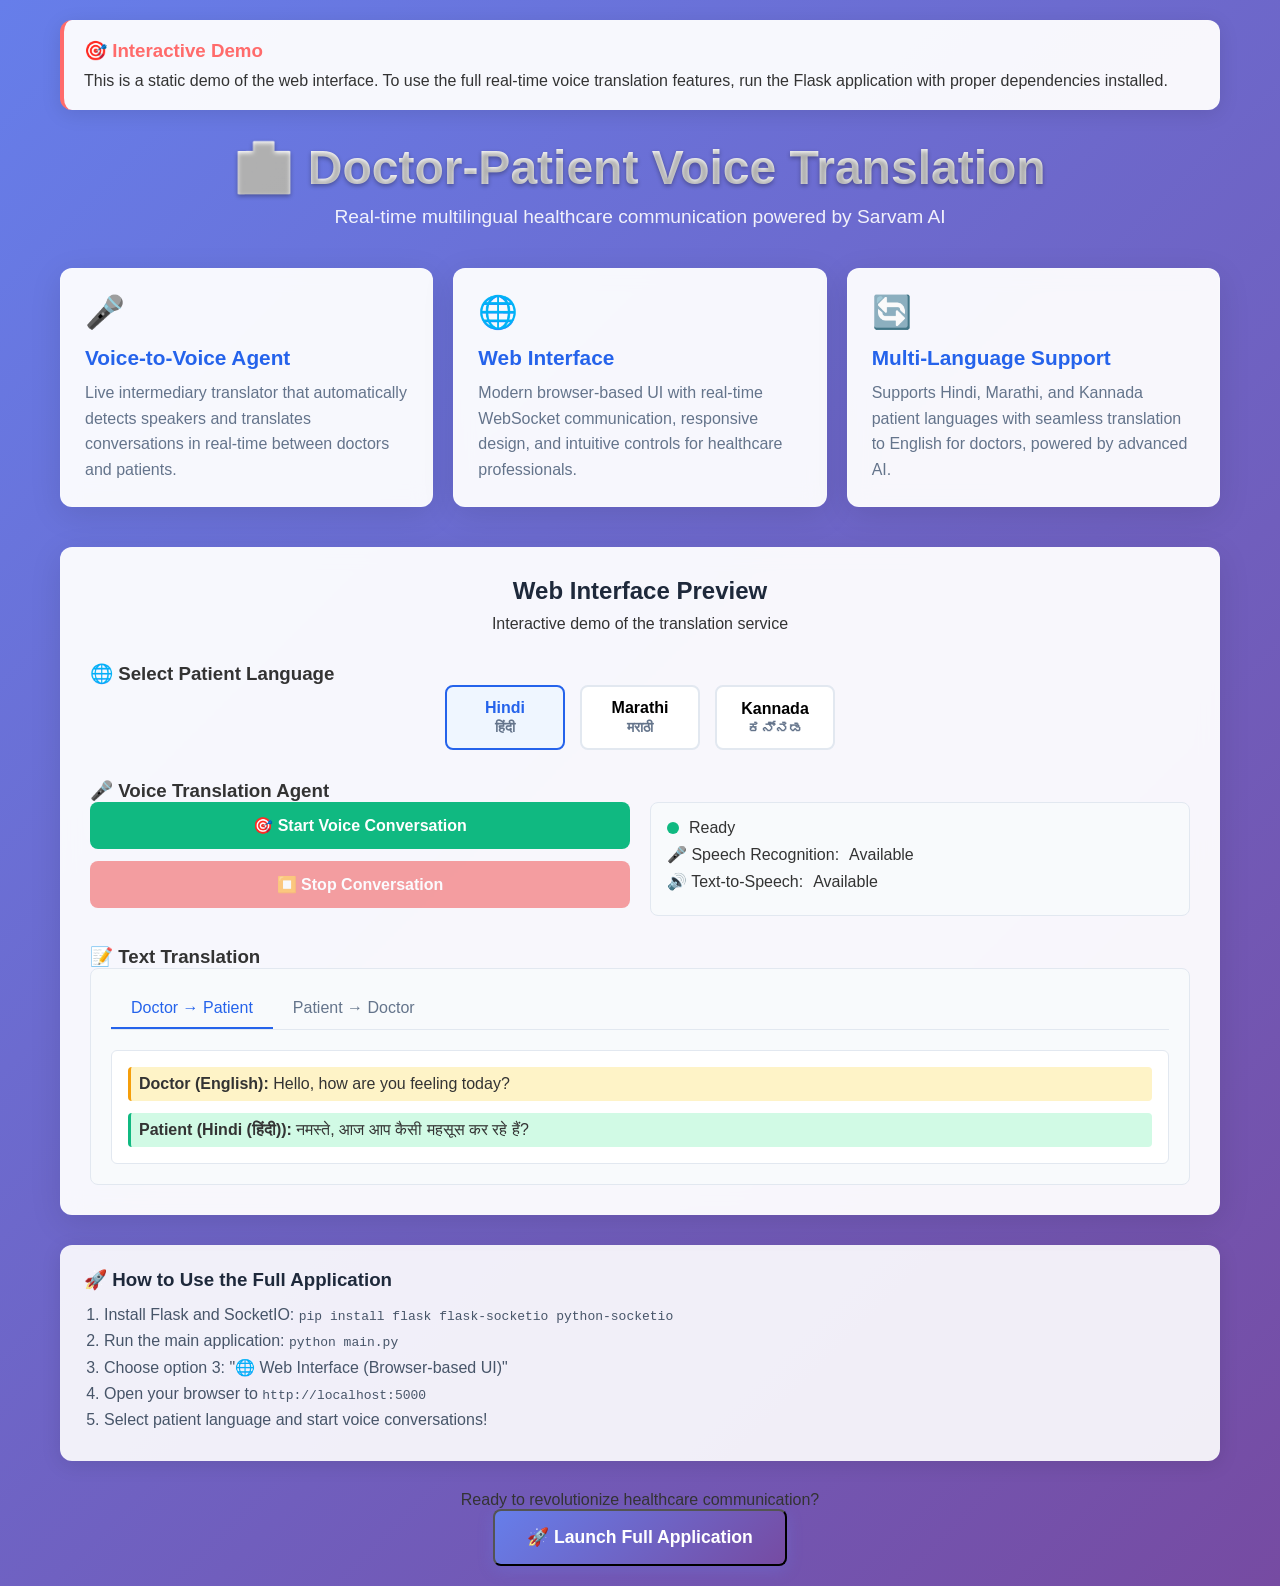
<file: web_demo.html>
<!DOCTYPE html>
<html lang="en">
<head>
    <meta charset="UTF-8">
    <meta name="viewport" content="width=device-width, initial-scale=1.0">
    <title>🏥 Doctor-Patient Voice Translation - Demo</title>
    <style>
        * {
            margin: 0;
            padding: 0;
            box-sizing: border-box;
        }

        body {
            font-family: -apple-system, BlinkMacSystemFont, 'Segoe UI', Roboto, Oxygen, Ubuntu, Cantarell, sans-serif;
            background: linear-gradient(135deg, #667eea 0%, #764ba2 100%);
            min-height: 100vh;
            color: #333;
        }

        .container {
            max-width: 1200px;
            margin: 0 auto;
            padding: 20px;
        }

        .demo-notice {
            background: rgba(255, 255, 255, 0.95);
            border-radius: 12px;
            padding: 20px;
            margin-bottom: 30px;
            border-left: 4px solid #ff6b6b;
            box-shadow: 0 4px 20px rgba(0, 0, 0, 0.1);
        }

        .demo-notice h3 {
            color: #ff6b6b;
            margin-bottom: 10px;
        }

        header {
            text-align: center;
            margin-bottom: 40px;
        }

        header h1 {
            font-size: 3rem;
            margin-bottom: 10px;
            background: linear-gradient(135deg, #fff, #f0f0f0);
            -webkit-background-clip: text;
            -webkit-text-fill-color: transparent;
            background-clip: text;
            text-shadow: 0 2px 4px rgba(0, 0, 0, 0.3);
        }

        .subtitle {
            color: rgba(255, 255, 255, 0.9);
            font-size: 1.2rem;
            margin-bottom: 20px;
        }

        .features {
            display: grid;
            grid-template-columns: repeat(auto-fit, minmax(300px, 1fr));
            gap: 20px;
            margin-bottom: 40px;
        }

        .feature-card {
            background: rgba(255, 255, 255, 0.95);
            border-radius: 12px;
            padding: 24px;
            box-shadow: 0 8px 32px rgba(0, 0, 0, 0.1);
            backdrop-filter: blur(10px);
            border: 1px solid rgba(255, 255, 255, 0.2);
            transition: transform 0.3s ease, box-shadow 0.3s ease;
        }

        .feature-card:hover {
            transform: translateY(-5px);
            box-shadow: 0 12px 40px rgba(0, 0, 0, 0.15);
        }

        .feature-icon {
            font-size: 2rem;
            margin-bottom: 15px;
            display: block;
        }

        .feature-card h3 {
            color: #2563eb;
            margin-bottom: 10px;
            font-size: 1.3rem;
        }

        .feature-card p {
            color: #64748b;
            line-height: 1.6;
        }

        .mock-interface {
            background: rgba(255, 255, 255, 0.95);
            border-radius: 12px;
            padding: 30px;
            box-shadow: 0 8px 32px rgba(0, 0, 0, 0.1);
            backdrop-filter: blur(10px);
        }

        .interface-header {
            text-align: center;
            margin-bottom: 30px;
        }

        .interface-header h2 {
            color: #1e293b;
            margin-bottom: 10px;
        }

        .language-selector {
            display: flex;
            justify-content: center;
            gap: 15px;
            margin-bottom: 30px;
            flex-wrap: wrap;
        }

        .lang-btn {
            padding: 12px 20px;
            border: 2px solid #e2e8f0;
            background: white;
            border-radius: 8px;
            cursor: pointer;
            font-weight: 600;
            transition: all 0.3s ease;
            min-width: 120px;
        }

        .lang-btn:hover {
            border-color: #2563eb;
            transform: translateY(-2px);
        }

        .lang-btn.active {
            border-color: #2563eb;
            background: #eff6ff;
            color: #2563eb;
        }

        .lang-name {
            display: block;
            font-size: 1rem;
        }

        .lang-native {
            display: block;
            font-size: 0.9rem;
            color: #64748b;
            margin-top: 2px;
        }

        .voice-section {
            display: grid;
            grid-template-columns: 1fr 1fr;
            gap: 20px;
            margin-bottom: 30px;
        }

        .voice-controls {
            display: flex;
            flex-direction: column;
            gap: 12px;
        }

        .control-btn {
            padding: 14px 20px;
            border: none;
            border-radius: 8px;
            font-size: 1rem;
            font-weight: 600;
            cursor: pointer;
            transition: all 0.3s ease;
        }

        .start-btn {
            background: #10b981;
            color: white;
        }

        .start-btn:hover:not(:disabled) {
            background: #059669;
            transform: translateY(-2px);
        }

        .stop-btn {
            background: #ef4444;
            color: white;
        }

        .stop-btn:hover:not(:disabled) {
            background: #dc2626;
            transform: translateY(-2px);
        }

        .control-btn:disabled {
            opacity: 0.5;
            cursor: not-allowed;
        }

        .status-display {
            background: #f8fafc;
            padding: 16px;
            border-radius: 8px;
            border: 1px solid #e2e8f0;
        }

        .status-item {
            display: flex;
            align-items: center;
            gap: 10px;
            margin-bottom: 8px;
        }

        .status-dot {
            width: 12px;
            height: 12px;
            border-radius: 50%;
        }

        .status-dot.active {
            background: #10b981;
            animation: pulse 2s infinite;
        }

        .status-dot.inactive {
            background: #64748b;
        }

        @keyframes pulse {
            0%, 100% { opacity: 1; }
            50% { opacity: 0.5; }
        }

        .translation-demo {
            background: #f8fafc;
            padding: 20px;
            border-radius: 8px;
            border: 1px solid #e2e8f0;
        }

        .demo-tabs {
            display: flex;
            margin-bottom: 20px;
            border-bottom: 1px solid #e2e8f0;
        }

        .tab-btn {
            padding: 10px 20px;
            border: none;
            background: none;
            cursor: pointer;
            font-size: 1rem;
            color: #64748b;
            border-bottom: 2px solid transparent;
            transition: all 0.3s ease;
        }

        .tab-btn.active {
            color: #2563eb;
            border-bottom-color: #2563eb;
        }

        .translation-result {
            background: white;
            padding: 16px;
            border-radius: 6px;
            border: 1px solid #e2e8f0;
        }

        .original {
            margin-bottom: 12px;
            padding: 8px;
            background: #fef3c7;
            border-radius: 4px;
            border-left: 3px solid #f59e0b;
        }

        .translated {
            padding: 8px;
            background: #d1fae5;
            border-radius: 4px;
            border-left: 3px solid #10b981;
        }

        .instructions {
            background: rgba(255, 255, 255, 0.9);
            border-radius: 12px;
            padding: 24px;
            margin-top: 30px;
            box-shadow: 0 4px 20px rgba(0, 0, 0, 0.1);
        }

        .instructions h3 {
            color: #1e293b;
            margin-bottom: 15px;
        }

        .instructions ol {
            padding-left: 20px;
        }

        .instructions li {
            margin-bottom: 8px;
            color: #475569;
        }

        .cta {
            text-align: center;
            margin-top: 30px;
        }

        .cta-btn {
            display: inline-block;
            padding: 16px 32px;
            background: linear-gradient(135deg, #667eea 0%, #764ba2 100%);
            color: white;
            text-decoration: none;
            border-radius: 8px;
            font-weight: 600;
            font-size: 1.1rem;
            transition: all 0.3s ease;
            box-shadow: 0 4px 15px rgba(102, 126, 234, 0.3);
        }

        .cta-btn:hover {
            transform: translateY(-2px);
            box-shadow: 0 6px 20px rgba(102, 126, 234, 0.4);
        }

        @media (max-width: 768px) {
            header h1 {
                font-size: 2.5rem;
            }

            .features {
                grid-template-columns: 1fr;
            }

            .voice-section {
                grid-template-columns: 1fr;
            }

            .language-selector {
                flex-direction: column;
                align-items: center;
            }
        }
    </style>
</head>
<body>
    <div class="container">
        <div class="demo-notice">
            <h3>🎯 Interactive Demo</h3>
            <p>This is a static demo of the web interface. To use the full real-time voice translation features, run the Flask application with proper dependencies installed.</p>
        </div>

        <header>
            <h1>🏥 Doctor-Patient Voice Translation</h1>
            <p class="subtitle">Real-time multilingual healthcare communication powered by Sarvam AI</p>
        </header>

        <div class="features">
            <div class="feature-card">
                <span class="feature-icon">🎤</span>
                <h3>Voice-to-Voice Agent</h3>
                <p>Live intermediary translator that automatically detects speakers and translates conversations in real-time between doctors and patients.</p>
            </div>

            <div class="feature-card">
                <span class="feature-icon">🌐</span>
                <h3>Web Interface</h3>
                <p>Modern browser-based UI with real-time WebSocket communication, responsive design, and intuitive controls for healthcare professionals.</p>
            </div>

            <div class="feature-card">
                <span class="feature-icon">🔄</span>
                <h3>Multi-Language Support</h3>
                <p>Supports Hindi, Marathi, and Kannada patient languages with seamless translation to English for doctors, powered by advanced AI.</p>
            </div>
        </div>

        <div class="mock-interface">
            <div class="interface-header">
                <h2>Web Interface Preview</h2>
                <p>Interactive demo of the translation service</p>
            </div>

            <!-- Language Selection -->
            <section>
                <h3>🌐 Select Patient Language</h3>
                <div class="language-selector">
                    <button class="lang-btn active" onclick="selectLanguage('hindi')">
                        <span class="lang-name">Hindi</span>
                        <span class="lang-native">हिंदी</span>
                    </button>
                    <button class="lang-btn" onclick="selectLanguage('marathi')">
                        <span class="lang-name">Marathi</span>
                        <span class="lang-native">मराठी</span>
                    </button>
                    <button class="lang-btn" onclick="selectLanguage('kannada')">
                        <span class="lang-name">Kannada</span>
                        <span class="lang-native">ಕನ್ನಡ</span>
                    </button>
                </div>
            </section>

            <!-- Voice Controls -->
            <section>
                <h3>🎤 Voice Translation Agent</h3>
                <div class="voice-section">
                    <div class="voice-controls">
                        <button class="control-btn start-btn" onclick="startConversation()">
                            🎯 Start Voice Conversation
                        </button>
                        <button class="control-btn stop-btn" disabled onclick="stopConversation()">
                            ⏹️ Stop Conversation
                        </button>
                    </div>

                    <div class="status-display">
                        <div class="status-item">
                            <span class="status-dot active" id="status-dot"></span>
                            <span class="status-text" id="status-text">Ready</span>
                        </div>
                        <div class="status-item">
                            <span>🎤 Speech Recognition:</span>
                            <span id="speech-status">Available</span>
                        </div>
                        <div class="status-item">
                            <span>🔊 Text-to-Speech:</span>
                            <span id="tts-status">Available</span>
                        </div>
                    </div>
                </div>
            </section>

            <!-- Text Translation Demo -->
            <section>
                <h3>📝 Text Translation</h3>
                <div class="translation-demo">
                    <div class="demo-tabs">
                        <button class="tab-btn active" onclick="switchTab('doctor')">Doctor → Patient</button>
                        <button class="tab-btn" onclick="switchTab('patient')">Patient → Doctor</button>
                    </div>

                    <div class="translation-result">
                        <div class="original">
                            <strong>Doctor (English):</strong> Hello, how are you feeling today?
                        </div>
                        <div class="translated">
                            <strong>Patient (Hindi):</strong> नमस्ते, आज आप कैसी महसूस कर रहे हैं?
                        </div>
                    </div>
                </div>
            </section>
        </div>

        <div class="instructions">
            <h3>🚀 How to Use the Full Application</h3>
            <ol>
                <li>Install Flask and SocketIO: <code>pip install flask flask-socketio python-socketio</code></li>
                <li>Run the main application: <code>python main.py</code></li>
                <li>Choose option 3: "🌐 Web Interface (Browser-based UI)"</li>
                <li>Open your browser to <code>http://localhost:5000</code></li>
                <li>Select patient language and start voice conversations!</li>
            </ol>
        </div>

        <div class="cta">
            <p>Ready to revolutionize healthcare communication?</p>
            <button class="cta-btn" onclick="alert('Full application requires Flask installation. See instructions above!')">🚀 Launch Full Application</button>
        </div>
    </div>

    <script>
        let currentLanguage = 'hindi';
        let conversationActive = false;

        function selectLanguage(lang) {
            // Update button states
            document.querySelectorAll('.lang-btn').forEach(btn => {
                btn.classList.remove('active');
            });
            document.querySelector(`[onclick="selectLanguage('${lang}')"]`).classList.add('active');

            currentLanguage = lang;

            // Update translation demo
            updateTranslationDemo();
        }

        function startConversation() {
            conversationActive = true;
            document.querySelector('.start-btn').disabled = true;
            document.querySelector('.stop-btn').disabled = false;

            document.getElementById('status-text').textContent = 'Voice conversation active - listening...';
            document.getElementById('status-dot').className = 'status-dot active';

            // Simulate conversation states
            setTimeout(() => {
                if (conversationActive) {
                    document.getElementById('status-text').textContent = 'Translating...';
                }
            }, 2000);
        }

        function stopConversation() {
            conversationActive = false;
            document.querySelector('.start-btn').disabled = false;
            document.querySelector('.stop-btn').disabled = true;

            document.getElementById('status-text').textContent = 'Ready';
            document.getElementById('status-dot').className = 'status-dot inactive';
        }

        function switchTab(type) {
            // Update tab states
            document.querySelectorAll('.tab-btn').forEach(btn => {
                btn.classList.remove('active');
            });
            document.querySelector(`[onclick="switchTab('${type}')"]`).classList.add('active');

            updateTranslationDemo(type);
        }

        function updateTranslationDemo(direction = 'doctor') {
            const demo = {
                'doctor': {
                    original: 'Hello, how are you feeling today?',
                    translated: {
                        'hindi': 'नमस्ते, आज आप कैसी महसूस कर रहे हैं?',
                        'marathi': 'नमस्कार, आज कसे वाटत आहे?',
                        'kannada': 'ನಮಸ್ಕಾರ, ಇಂದು ತಾವು ಹೇಗಿದ್ದೀರಿ?'
                    }
                },
                'patient': {
                    original: 'मैं ठीक हूं, लेकिन सिरदर्द है',
                    translated: 'I am fine but yes, I have a headache'
                }
            };

            const data = demo[direction];
            let translated = data.translated;

            if (direction === 'doctor') {
                translated = data.translated[currentLanguage];
            }

            const langNames = {
                'hindi': 'Hindi (हिंदी)',
                'marathi': 'Marathi (मराठी)',
                'kannada': 'Kannada (ಕನ್ನಡ)'
            };

            document.querySelector('.original').innerHTML = `<strong>${direction === 'doctor' ? 'Doctor (English)' : `Patient (${langNames[currentLanguage]})`}:</strong> ${data.original}`;
            document.querySelector('.translated').innerHTML = `<strong>${direction === 'doctor' ? `Patient (${langNames[currentLanguage]})` : 'Doctor (English)'}:</strong> ${translated}`;
        }

        // Initialize
        updateTranslationDemo();
    </script>
</body>
</html>
</file>
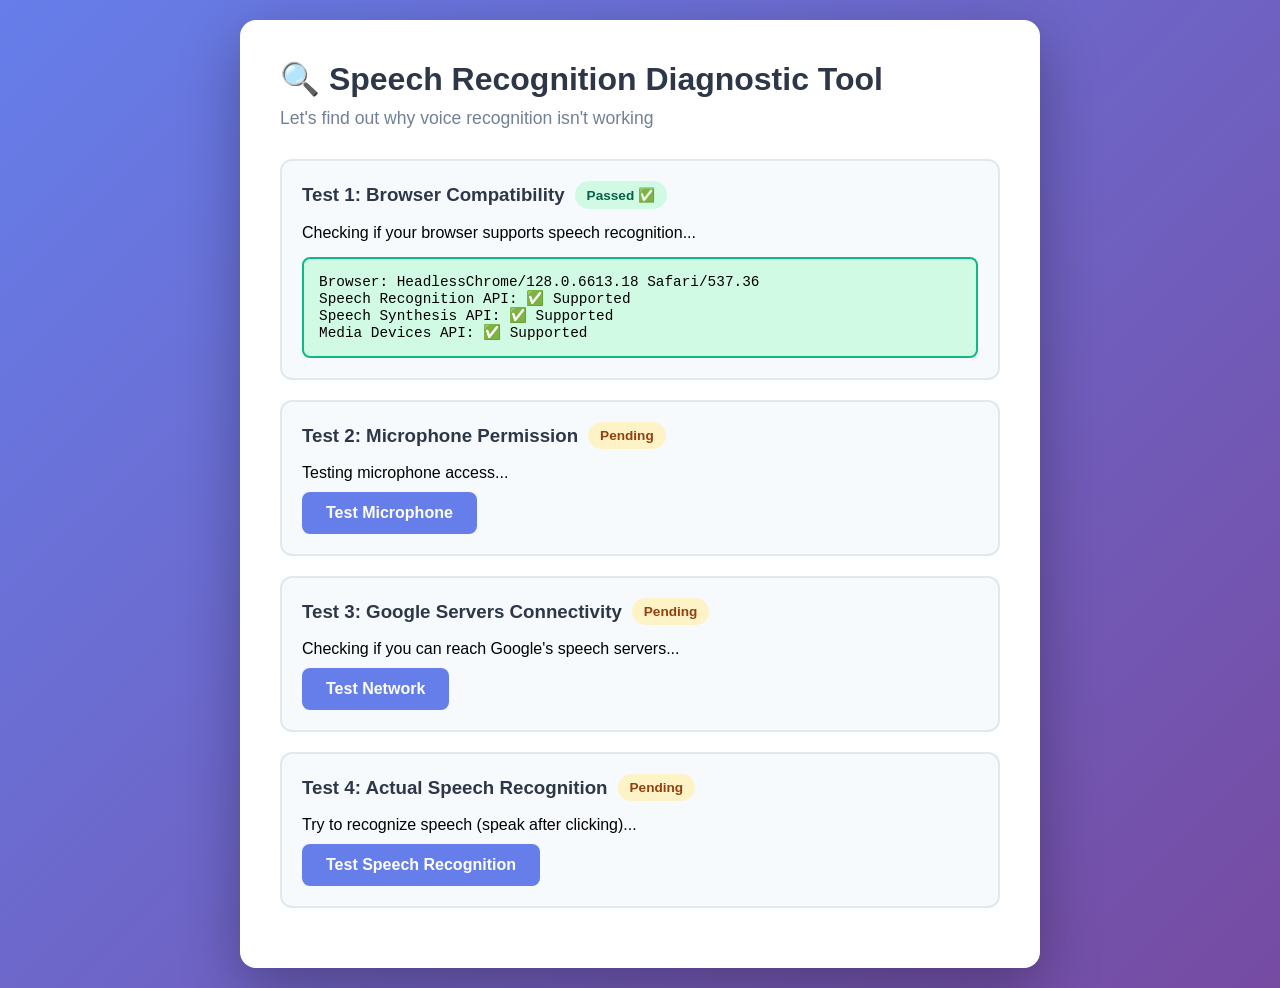
<file: templates/diagnostic.html>
<!DOCTYPE html>
<html lang="en">
<head>
    <meta charset="UTF-8">
    <meta name="viewport" content="width=device-width, initial-scale=1.0">
    <title>🔍 Speech Recognition Diagnostic Tool</title>
    <style>
        * {
            margin: 0;
            padding: 0;
            box-sizing: border-box;
        }

        body {
            font-family: -apple-system, BlinkMacSystemFont, 'Segoe UI', Roboto, sans-serif;
            background: linear-gradient(135deg, #667eea 0%, #764ba2 100%);
            padding: 20px;
            min-height: 100vh;
        }

        .container {
            max-width: 800px;
            margin: 0 auto;
            background: white;
            border-radius: 16px;
            padding: 40px;
            box-shadow: 0 20px 60px rgba(0,0,0,0.3);
        }

        h1 {
            color: #2d3748;
            margin-bottom: 10px;
            font-size: 2rem;
        }

        .subtitle {
            color: #718096;
            margin-bottom: 30px;
            font-size: 1.1rem;
        }

        .test-section {
            background: #f7fafc;
            border: 2px solid #e2e8f0;
            border-radius: 12px;
            padding: 20px;
            margin-bottom: 20px;
        }

        .test-section h3 {
            color: #2d3748;
            margin-bottom: 15px;
            display: flex;
            align-items: center;
            gap: 10px;
        }

        .status {
            display: inline-block;
            padding: 6px 12px;
            border-radius: 20px;
            font-size: 0.85rem;
            font-weight: 600;
        }

        .status.pending {
            background: #fef3c7;
            color: #92400e;
        }

        .status.success {
            background: #d1fae5;
            color: #065f46;
        }

        .status.error {
            background: #fee2e2;
            color: #991b1b;
        }

        button {
            background: #667eea;
            color: white;
            border: none;
            padding: 12px 24px;
            border-radius: 8px;
            font-size: 1rem;
            font-weight: 600;
            cursor: pointer;
            transition: all 0.3s ease;
            margin-right: 10px;
            margin-top: 10px;
        }

        button:hover {
            background: #5a67d8;
            transform: translateY(-2px);
            box-shadow: 0 4px 12px rgba(102, 126, 234, 0.4);
        }

        button:disabled {
            background: #cbd5e0;
            cursor: not-allowed;
            transform: none;
        }

        .result {
            background: white;
            border: 2px solid #e2e8f0;
            border-radius: 8px;
            padding: 15px;
            margin-top: 15px;
            font-family: 'Courier New', monospace;
            font-size: 0.9rem;
            max-height: 200px;
            overflow-y: auto;
        }

        .result.success {
            border-color: #10b981;
            background: #d1fae5;
        }

        .result.error {
            border-color: #ef4444;
            background: #fee2e2;
        }

        .recommendation {
            background: linear-gradient(135deg, #fef3c7, #fde68a);
            border: 2px solid #f59e0b;
            border-radius: 12px;
            padding: 20px;
            margin-top: 30px;
        }

        .recommendation h3 {
            color: #92400e;
            margin-bottom: 15px;
        }

        .recommendation p {
            color: #78350f;
            line-height: 1.6;
            margin-bottom: 10px;
        }

        .recommendation strong {
            color: #92400e;
        }

        .progress {
            width: 100%;
            height: 8px;
            background: #e2e8f0;
            border-radius: 4px;
            overflow: hidden;
            margin-top: 10px;
        }

        .progress-bar {
            height: 100%;
            background: linear-gradient(90deg, #667eea, #764ba2);
            width: 0%;
            transition: width 0.5s ease;
        }
    </style>
</head>
<body>
    <div class="container">
        <h1>🔍 Speech Recognition Diagnostic Tool</h1>
        <p class="subtitle">Let's find out why voice recognition isn't working</p>

        <!-- Test 1: Browser Support -->
        <div class="test-section">
            <h3>
                Test 1: Browser Compatibility
                <span class="status pending" id="status-browser">Pending</span>
            </h3>
            <p>Checking if your browser supports speech recognition...</p>
            <div class="result" id="result-browser"></div>
        </div>

        <!-- Test 2: Microphone Permission -->
        <div class="test-section">
            <h3>
                Test 2: Microphone Permission
                <span class="status pending" id="status-mic">Pending</span>
            </h3>
            <p>Testing microphone access...</p>
            <button onclick="testMicrophone()" id="btn-mic">Test Microphone</button>
            <div class="result" id="result-mic" style="display: none;"></div>
        </div>

        <!-- Test 3: Network Connectivity -->
        <div class="test-section">
            <h3>
                Test 3: Google Servers Connectivity
                <span class="status pending" id="status-network">Pending</span>
            </h3>
            <p>Checking if you can reach Google's speech servers...</p>
            <button onclick="testNetwork()" id="btn-network">Test Network</button>
            <div class="result" id="result-network" style="display: none;"></div>
        </div>

        <!-- Test 4: Speech Recognition -->
        <div class="test-section">
            <h3>
                Test 4: Actual Speech Recognition
                <span class="status pending" id="status-speech">Pending</span>
            </h3>
            <p>Try to recognize speech (speak after clicking)...</p>
            <button onclick="testSpeech()" id="btn-speech">Test Speech Recognition</button>
            <div class="result" id="result-speech" style="display: none;"></div>
            <div class="progress" style="display: none;" id="progress-speech">
                <div class="progress-bar" id="progress-bar-speech"></div>
            </div>
        </div>

        <!-- Recommendation -->
        <div class="recommendation" id="recommendation" style="display: none;">
            <h3 id="rec-title">🎯 Recommendation</h3>
            <div id="rec-content"></div>
        </div>
    </div>

    <script>
        let testResults = {
            browser: false,
            microphone: false,
            network: false,
            speech: false
        };

        // Auto-run browser test
        window.addEventListener('DOMContentLoaded', () => {
            testBrowserSupport();
        });

        function testBrowserSupport() {
            const statusEl = document.getElementById('status-browser');
            const resultEl = document.getElementById('result-browser');
            
            const hasWebSpeech = 'webkitSpeechRecognition' in window || 'SpeechRecognition' in window;
            const hasSpeechSynthesis = 'speechSynthesis' in window;
            const hasMediaDevices = 'mediaDevices' in navigator && 'getUserMedia' in navigator.mediaDevices;
            
            let result = `
                Browser: ${navigator.userAgent.split(' ').slice(-2).join(' ')}<br>
                Speech Recognition API: ${hasWebSpeech ? '✅ Supported' : '❌ Not Supported'}<br>
                Speech Synthesis API: ${hasSpeechSynthesis ? '✅ Supported' : '❌ Not Supported'}<br>
                Media Devices API: ${hasMediaDevices ? '✅ Supported' : '❌ Not Supported'}
            `;
            
            resultEl.innerHTML = result;
            
            if (hasWebSpeech && hasSpeechSynthesis && hasMediaDevices) {
                statusEl.textContent = 'Passed ✅';
                statusEl.className = 'status success';
                resultEl.className = 'result success';
                testResults.browser = true;
            } else {
                statusEl.textContent = 'Failed ❌';
                statusEl.className = 'status error';
                resultEl.className = 'result error';
                showRecommendation('browser');
            }
        }

        async function testMicrophone() {
            const statusEl = document.getElementById('status-mic');
            const resultEl = document.getElementById('result-mic');
            const btnEl = document.getElementById('btn-mic');
            
            btnEl.disabled = true;
            btnEl.textContent = 'Testing...';
            resultEl.style.display = 'block';
            resultEl.innerHTML = 'Requesting microphone access...';
            
            try {
                const stream = await navigator.mediaDevices.getUserMedia({ audio: true });
                
                // Test if audio is actually coming through
                const audioContext = new AudioContext();
                const analyser = audioContext.createAnalyser();
                const microphone = audioContext.createMediaStreamSource(stream);
                microphone.connect(analyser);
                
                analyser.fftSize = 256;
                const bufferLength = analyser.frequencyBinCount;
                const dataArray = new Uint8Array(bufferLength);
                
                // Check for sound
                let soundDetected = false;
                const checkSound = setInterval(() => {
                    analyser.getByteFrequencyData(dataArray);
                    const average = dataArray.reduce((a, b) => a + b) / bufferLength;
                    if (average > 10) soundDetected = true;
                }, 100);
                
                setTimeout(() => {
                    clearInterval(checkSound);
                    stream.getTracks().forEach(track => track.stop());
                    audioContext.close();
                    
                    if (soundDetected) {
                        resultEl.innerHTML = '✅ Microphone is working! Sound detected.';
                        resultEl.className = 'result success';
                        statusEl.textContent = 'Passed ✅';
                        statusEl.className = 'status success';
                        testResults.microphone = true;
                    } else {
                        resultEl.innerHTML = '⚠️ Microphone accessible but no sound detected. Speak louder or check microphone.';
                        resultEl.className = 'result';
                        statusEl.textContent = 'Warning ⚠️';
                        statusEl.className = 'status pending';
                    }
                    
                    btnEl.disabled = false;
                    btnEl.textContent = 'Test Again';
                }, 3000);
                
                resultEl.innerHTML = '🎤 Microphone access granted! Listening for sound... (speak now)';
                
            } catch (error) {
                resultEl.innerHTML = `❌ Microphone error: ${error.message}<br>Make sure to click "Allow" when prompted.`;
                resultEl.className = 'result error';
                statusEl.textContent = 'Failed ❌';
                statusEl.className = 'status error';
                btnEl.disabled = false;
                btnEl.textContent = 'Try Again';
                showRecommendation('microphone');
            }
        }

        async function testNetwork() {
            const statusEl = document.getElementById('status-network');
            const resultEl = document.getElementById('result-network');
            const btnEl = document.getElementById('btn-network');
            
            btnEl.disabled = true;
            btnEl.textContent = 'Testing...';
            resultEl.style.display = 'block';
            resultEl.innerHTML = 'Testing connection to Google servers...';
            
            const tests = [
                { name: 'Google Main', url: 'https://www.google.com/favicon.ico' },
                { name: 'Google APIs', url: 'https://www.googleapis.com/robots.txt' },
            ];
            
            let results = [];
            
            for (const test of tests) {
                try {
                    const start = Date.now();
                    const response = await fetch(test.url, { mode: 'no-cors', cache: 'no-cache' });
                    const latency = Date.now() - start;
                    results.push(`✅ ${test.name}: OK (${latency}ms)`);
                } catch (error) {
                    results.push(`❌ ${test.name}: BLOCKED - ${error.message}`);
                }
            }
            
            resultEl.innerHTML = results.join('<br>');
            
            if (results.every(r => r.startsWith('✅'))) {
                resultEl.className = 'result success';
                statusEl.textContent = 'Passed ✅';
                statusEl.className = 'status success';
                testResults.network = true;
            } else {
                resultEl.className = 'result error';
                statusEl.textContent = 'Failed ❌';
                statusEl.className = 'status error';
                showRecommendation('network');
            }
            
            btnEl.disabled = false;
            btnEl.textContent = 'Test Again';
        }

        function testSpeech() {
            const statusEl = document.getElementById('status-speech');
            const resultEl = document.getElementById('result-speech');
            const btnEl = document.getElementById('btn-speech');
            const progressEl = document.getElementById('progress-speech');
            const progressBarEl = document.getElementById('progress-bar-speech');
            
            btnEl.disabled = true;
            btnEl.textContent = 'Listening...';
            resultEl.style.display = 'block';
            progressEl.style.display = 'block';
            progressBarEl.style.width = '0%';
            
            resultEl.innerHTML = '🎤 Speak now! Say anything (e.g., "Hello", "Testing")...';
            
            const SpeechRecognition = window.SpeechRecognition || window.webkitSpeechRecognition;
            const recognition = new SpeechRecognition();
            
            recognition.lang = 'en-IN';
            recognition.continuous = false;
            recognition.interimResults = true;
            
            let progressInterval = setInterval(() => {
                const currentWidth = parseFloat(progressBarEl.style.width);
                if (currentWidth < 95) {
                    progressBarEl.style.width = (currentWidth + 10) + '%';
                }
            }, 500);
            
            recognition.onresult = (event) => {
                const transcript = event.results[0][0].transcript;
                const confidence = (event.results[0][0].confidence * 100).toFixed(1);
                resultEl.innerHTML = `✅ HEARD: "${transcript}"<br>Confidence: ${confidence}%`;
                resultEl.className = 'result success';
            };
            
            recognition.onend = () => {
                clearInterval(progressInterval);
                progressBarEl.style.width = '100%';
                btnEl.disabled = false;
                btnEl.textContent = 'Test Again';
                
                if (!resultEl.innerHTML.includes('HEARD')) {
                    resultEl.innerHTML = '❌ No speech detected. Speak louder or check microphone.';
                    resultEl.className = 'result error';
                    statusEl.textContent = 'Failed ❌';
                    statusEl.className = 'status error';
                } else {
                    statusEl.textContent = 'Passed ✅';
                    statusEl.className = 'status success';
                    testResults.speech = true;
                    showRecommendation('success');
                }
            };
            
            recognition.onerror = (event) => {
                clearInterval(progressInterval);
                progressBarEl.style.width = '100%';
                
                let errorMsg = '';
                switch(event.error) {
                    case 'network':
                        errorMsg = '❌ NETWORK ERROR: Cannot connect to Google\'s speech servers.<br>This is the problem! Your network blocks the speech API.';
                        break;
                    case 'not-allowed':
                        errorMsg = '❌ PERMISSION DENIED: Microphone access was denied.';
                        break;
                    case 'no-speech':
                        errorMsg = '⚠️ NO SPEECH: No speech detected. Speak louder.';
                        break;
                    default:
                        errorMsg = `❌ ERROR: ${event.error}`;
                }
                
                resultEl.innerHTML = errorMsg;
                resultEl.className = 'result error';
                statusEl.textContent = 'Failed ❌';
                statusEl.className = 'status error';
                btnEl.disabled = false;
                btnEl.textContent = 'Try Again';
                showRecommendation(event.error);
            };
            
            try {
                recognition.start();
            } catch (error) {
                clearInterval(progressInterval);
                resultEl.innerHTML = `❌ Error starting recognition: ${error.message}`;
                resultEl.className = 'result error';
                statusEl.textContent = 'Failed ❌';
                statusEl.className = 'status error';
                btnEl.disabled = false;
                btnEl.textContent = 'Try Again';
            }
        }

        function showRecommendation(issue) {
            const recEl = document.getElementById('recommendation');
            const titleEl = document.getElementById('rec-title');
            const contentEl = document.getElementById('rec-content');
            
            recEl.style.display = 'block';
            
            const recommendations = {
                'browser': {
                    title: '🌐 Browser Not Compatible',
                    content: `
                        <p><strong>Problem:</strong> Your browser doesn't support speech recognition.</p>
                        <p><strong>Solution:</strong></p>
                        <p>1. Install and use Google Chrome (best support)</p>
                        <p>2. Update your browser to the latest version</p>
                        <p>3. If using Safari, switch to Chrome</p>
                        <p><strong>Alternative:</strong> Use "💬 Continuous Text Chat" mode - works in all browsers!</p>
                    `
                },
                'microphone': {
                    title: '🎤 Microphone Access Problem',
                    content: `
                        <p><strong>Problem:</strong> Cannot access your microphone.</p>
                        <p><strong>Solution:</strong></p>
                        <p>1. Click the 🔒 lock icon in your browser's address bar</p>
                        <p>2. Change microphone permission to "Allow"</p>
                        <p>3. Refresh the page and try again</p>
                        <p>4. Check System Preferences → Sound → Input</p>
                    `
                },
                'network': {
                    title: '🌐 Network Connectivity Issue',
                    content: `
                        <p><strong>Problem:</strong> Your network blocks Google's speech servers.</p>
                        <p><strong>This is THE issue causing voice recognition to fail!</strong></p>
                        <p><strong>Solutions:</strong></p>
                        <p>1. <strong>Recommended:</strong> Use "💬 Continuous Text Chat" mode (works with any network)</p>
                        <p>2. Try different network (mobile hotspot instead of WiFi)</p>
                        <p>3. Disable VPN/proxy if using one</p>
                        <p>4. Contact IT to whitelist *.google.com and *.googleapis.com</p>
                        <p><strong>For Rural Healthcare:</strong> Text chat is MORE RELIABLE than voice anyway!</p>
                    `
                },
                'success': {
                    title: '✅ All Tests Passed!',
                    content: `
                        <p><strong>Great news!</strong> Speech recognition is working on your system.</p>
                        <p><strong>You can use:</strong></p>
                        <p>1. 🔄 Continuous Conversation mode (full voice translation)</p>
                        <p>2. 🎤 Voice Input mode (request-response)</p>
                        <p><strong>Tips for best results:</strong></p>
                        <p>• Speak clearly and at normal pace</p>
                        <p>• Stay close to the microphone</p>
                        <p>• Minimize background noise</p>
                        <p>• Have good internet connection</p>
                    `
                }
            };
            
            const rec = recommendations[issue] || recommendations['network'];
            titleEl.textContent = rec.title;
            contentEl.innerHTML = rec.content;
        }
    </script>
</body>
</html>
</file>
